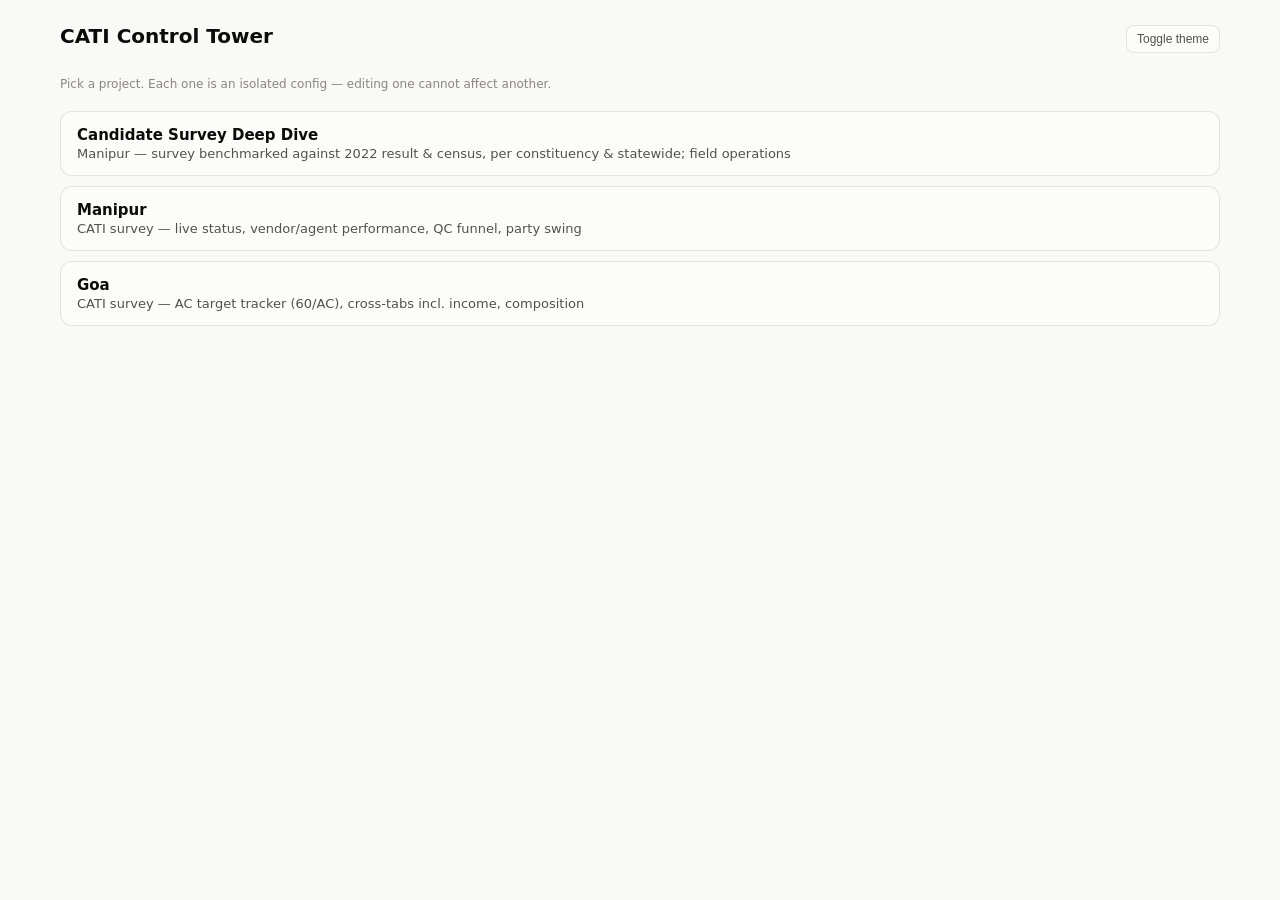
<file: index.html>
<!doctype html>
<html lang="en">
<head>
<meta charset="utf-8">
<meta name="viewport" content="width=device-width, initial-scale=1">
<title>CATI Control Tower — Dashboards</title>
<link rel="stylesheet" href="assets/style.css">
<script src="assets/theme.js"></script>
</head>
<body>
<div class="wrap">
  <div class="topbar">
    <h1>CATI Control Tower</h1>
    <button class="theme-toggle" id="theme-toggle">Toggle theme</button>
  </div>
  <p class="footer-note" style="margin-bottom:20px">Pick a project. Each one is an isolated config — editing one cannot affect another.</p>
  <div class="project-list">
    <a href="projects/manipur-survey/">
      <div class="name">Candidate Survey Deep Dive</div>
      <div class="desc">Manipur — survey benchmarked against 2022 result &amp; census, per constituency &amp; statewide; field operations</div>
    </a>
    <a href="projects/manipur/">
      <div class="name">Manipur</div>
      <div class="desc">CATI survey — live status, vendor/agent performance, QC funnel, party swing</div>
    </a>
    <a href="projects/goa/">
      <div class="name">Goa</div>
      <div class="desc">CATI survey — AC target tracker (60/AC), cross-tabs incl. income, composition</div>
    </a>
  </div>
</div>
</body>
</html>
</file>
<file: assets/style.css>
:root {
  --surface-1:      #fcfcfb;
  --page-plane:     #f9f9f7;
  --text-primary:   #0b0b0b;
  --text-secondary: #52514e;
  --text-muted:     #898781;
  --gridline:       #e1e0d9;
  --baseline:       #c3c2b7;
  --border:         rgba(11,11,11,0.10);

  --series-1: #2a78d6; /* blue */
  --series-2: #1baf7a; /* aqua */
  --series-3: #eda100; /* yellow */
  --series-4: #008300; /* green */
  --series-5: #4a3aa7; /* violet */
  --series-6: #e34948; /* red */
  --series-7: #e87ba4; /* magenta */
  --series-8: #eb6834; /* orange */

  --status-good:     #0ca30c;
  --status-warning:  #fab219;
  --status-serious:  #ec835a;
  --status-critical: #d03b3b;

  --card-radius: 12px;
}

[data-theme="dark"] {
  --surface-1:      #1a1a19;
  --page-plane:     #0d0d0d;
  --text-primary:   #ffffff;
  --text-secondary: #c3c2b7;
  --text-muted:     #898781;
  --gridline:       #2c2c2a;
  --baseline:       #383835;
  --border:         rgba(255,255,255,0.10);

  --series-1: #3987e5;
  --series-2: #199e70;
  --series-3: #c98500;
  --series-4: #008300;
  --series-5: #9085e9;
  --series-6: #e66767;
  --series-7: #d55181;
  --series-8: #d95926;

  --status-good:     #0ca30c;
  --status-warning:  #fab219;
  --status-serious:  #ec835a;
  --status-critical: #d03b3b;
}

@media (prefers-color-scheme: dark) {
  :root:not([data-theme="light"]) {
    --surface-1:      #1a1a19;
    --page-plane:     #0d0d0d;
    --text-primary:   #ffffff;
    --text-secondary: #c3c2b7;
    --text-muted:     #898781;
    --gridline:       #2c2c2a;
    --baseline:       #383835;
    --border:         rgba(255,255,255,0.10);

    --series-1: #3987e5;
    --series-2: #199e70;
    --series-3: #c98500;
    --series-4: #008300;
    --series-5: #9085e9;
    --series-6: #e66767;
    --series-7: #d55181;
    --series-8: #d95926;
  }
}

* { box-sizing: border-box; }

body {
  margin: 0;
  font-family: system-ui, -apple-system, "Segoe UI", sans-serif;
  background: var(--page-plane);
  color: var(--text-primary);
}

.wrap {
  max-width: 1200px;
  margin: 0 auto;
  padding: 24px 20px 64px;
}

.topbar {
  display: flex;
  align-items: baseline;
  justify-content: space-between;
  margin-bottom: 20px;
  gap: 12px;
  flex-wrap: wrap;
}

.topbar h1 {
  font-size: 20px;
  font-weight: 700;
  margin: 0;
}

.topbar .meta {
  color: var(--text-secondary);
  font-size: 13px;
}

.theme-toggle {
  border: 1px solid var(--border);
  background: var(--surface-1);
  color: var(--text-secondary);
  border-radius: 8px;
  padding: 6px 10px;
  font-size: 12px;
  cursor: pointer;
}

.filterbar {
  display: flex;
  flex-wrap: wrap;
  align-items: flex-end;
  gap: 12px;
  background: var(--surface-1);
  border: 1px solid var(--border);
  border-radius: var(--card-radius);
  padding: 12px 14px;
  margin-bottom: 16px;
}
.filterbar .field { display: flex; flex-direction: column; gap: 4px; }
.filterbar .field label {
  font-size: 11px;
  color: var(--text-muted);
  text-transform: uppercase;
  letter-spacing: 0.04em;
}
.filterbar select {
  background: var(--page-plane);
  color: var(--text-primary);
  border: 1px solid var(--border);
  border-radius: 8px;
  padding: 6px 10px;
  font-size: 13px;
  font-family: inherit;
  min-width: 120px;
}
.filterbar .toggle {
  display: flex;
  align-items: center;
  gap: 6px;
  font-size: 13px;
  color: var(--text-secondary);
  cursor: pointer;
  padding: 6px 0;
}
.filterbar .toggle input { width: 15px; height: 15px; accent-color: var(--series-1); }
.filterbar .reset {
  border: 1px solid var(--border);
  background: var(--page-plane);
  color: var(--text-secondary);
  border-radius: 8px;
  padding: 6px 12px;
  font-size: 12px;
  cursor: pointer;
  align-self: flex-end;
}
.filterbar .reset:hover { border-color: var(--series-1); }

.section-head {
  font-size: 15px;
  font-weight: 700;
  margin: 24px 0 4px;
  color: var(--text-primary);
}
.section-sub {
  font-size: 12px;
  color: var(--text-muted);
  margin: 0 0 12px;
}

.cutby-bar {
  display: flex;
  align-items: center;
  gap: 10px;
  flex-wrap: wrap;
  margin: 4px 0 14px;
}
.cutby-bar label { font-size: 13px; color: var(--text-secondary); font-weight: 600; }
.cutby-bar select {
  background: var(--surface-1);
  color: var(--text-primary);
  border: 1px solid var(--border);
  border-radius: 8px;
  padding: 7px 12px;
  font-size: 14px;
  font-family: inherit;
  font-weight: 600;
}

.tiles {
  display: grid;
  grid-template-columns: repeat(auto-fit, minmax(150px, 1fr));
  gap: 12px;
  margin-bottom: 20px;
}

.empty-note {
  color: var(--text-muted);
  font-size: 13px;
  padding: 24px 0;
  text-align: center;
}

.row-label { fill: var(--text-secondary); font-size: 11px; }
.overall-label { fill: var(--text-primary); font-weight: 700; }
.seg-pct { fill: #fff; font-size: 10px; font-weight: 600; }
.seg-total { fill: var(--text-muted); font-size: 11px; }

.tile {
  background: var(--surface-1);
  border: 1px solid var(--border);
  border-radius: var(--card-radius);
  padding: 14px 16px;
}

.tile .label {
  font-size: 12px;
  color: var(--text-secondary);
  margin-bottom: 6px;
}

.tile .value {
  font-size: 26px;
  font-weight: 700;
  line-height: 1.1;
}

.tile .sub {
  font-size: 12px;
  color: var(--text-muted);
  margin-top: 4px;
}

.tile .sub.good { color: var(--status-good); }
.tile .sub.warning { color: #a06600; }
.tile .sub.critical { color: var(--status-critical); }

[data-theme="dark"] .tile .sub.warning,
:root:not([data-theme="light"]) .tile .sub.warning { color: var(--status-warning); }

.cards {
  display: grid;
  grid-template-columns: repeat(auto-fit, minmax(420px, 1fr));
  gap: 12px;
}

.card {
  background: var(--surface-1);
  border: 1px solid var(--border);
  border-radius: var(--card-radius);
  padding: 16px;
  overflow-x: auto;
}

.card h2 {
  font-size: 14px;
  font-weight: 600;
  margin: 0 0 2px;
}

.card .card-sub {
  font-size: 12px;
  color: var(--text-muted);
  margin: 0 0 12px;
}

.legend {
  display: flex;
  gap: 14px;
  flex-wrap: wrap;
  font-size: 12px;
  color: var(--text-secondary);
  margin-bottom: 10px;
}

.legend .item { display: flex; align-items: center; gap: 6px; }
.legend .swatch { width: 10px; height: 10px; border-radius: 2px; display: inline-block; }

.chart-svg { display: block; overflow: visible; }
.chart-svg text { font-family: system-ui, -apple-system, "Segoe UI", sans-serif; }
.axis-label { fill: var(--text-muted); font-size: 11px; }
.gridline { stroke: var(--gridline); stroke-width: 1; }
.baseline { stroke: var(--baseline); stroke-width: 1; }
.direct-label { fill: var(--text-secondary); font-size: 11px; font-weight: 600; }

.bar { cursor: pointer; }
.bar:hover { filter: brightness(1.08); }

.tooltip {
  position: fixed;
  pointer-events: none;
  background: var(--surface-1);
  border: 1px solid var(--border);
  border-radius: 8px;
  padding: 8px 10px;
  font-size: 12px;
  color: var(--text-primary);
  box-shadow: 0 4px 16px rgba(0,0,0,0.18);
  z-index: 1000;
  display: none;
  max-width: 240px;
}
.tooltip .t-title { font-weight: 700; margin-bottom: 4px; }
.tooltip .t-row { display: flex; justify-content: space-between; gap: 12px; color: var(--text-secondary); }

.footer-note {
  margin-top: 24px;
  font-size: 12px;
  color: var(--text-muted);
}

.error-box {
  background: var(--surface-1);
  border: 1px solid var(--status-critical);
  color: var(--status-critical);
  border-radius: var(--card-radius);
  padding: 16px;
}

table.data-table {
  border-collapse: collapse;
  width: 100%;
  font-size: 12px;
}
table.data-table th, table.data-table td {
  text-align: left;
  padding: 6px 10px;
  border-bottom: 1px solid var(--gridline);
  font-variant-numeric: tabular-nums;
}
table.data-table th { color: var(--text-muted); font-weight: 600; }

.project-list a {
  display: block;
  padding: 14px 16px;
  border: 1px solid var(--border);
  border-radius: var(--card-radius);
  background: var(--surface-1);
  color: var(--text-primary);
  text-decoration: none;
  margin-bottom: 10px;
}
.project-list a:hover { border-color: var(--series-1); }
.project-list .name { font-weight: 700; font-size: 15px; }
.project-list .desc { color: var(--text-secondary); font-size: 13px; margin-top: 2px; }
</file>
